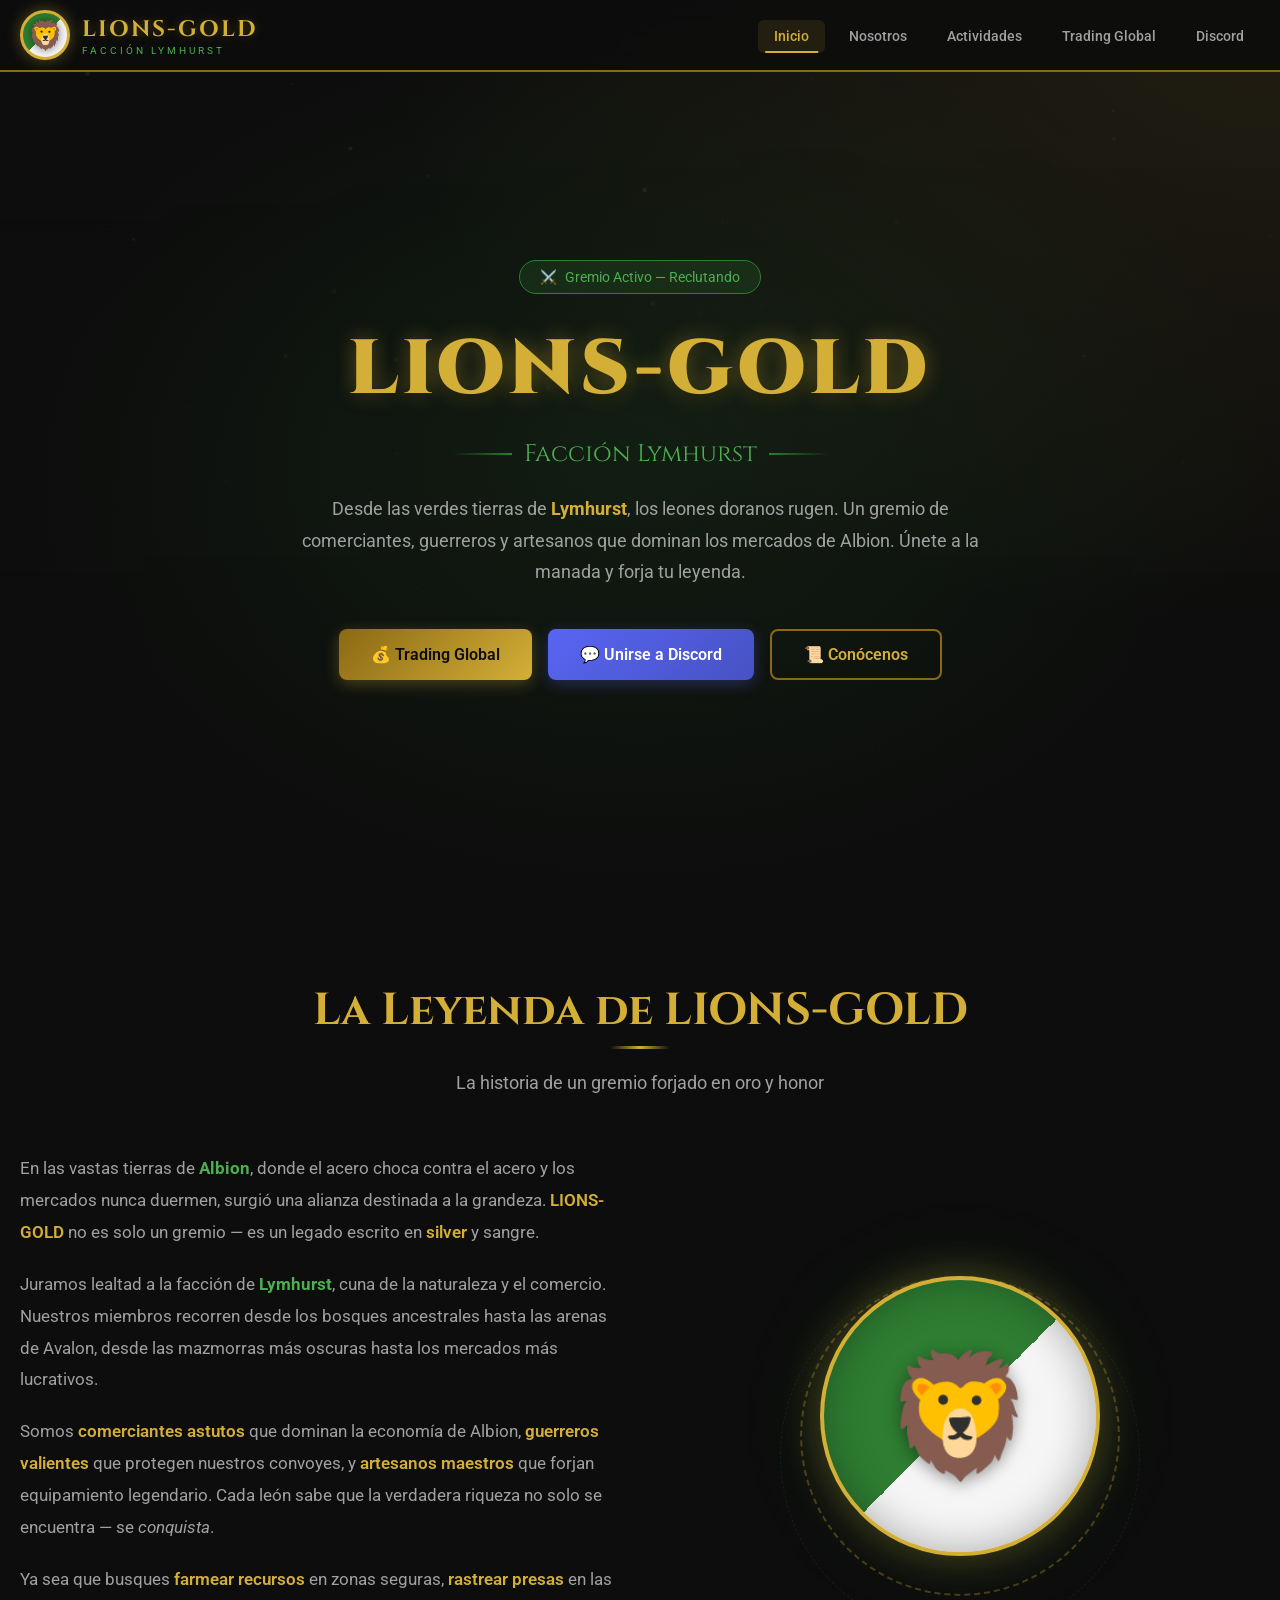
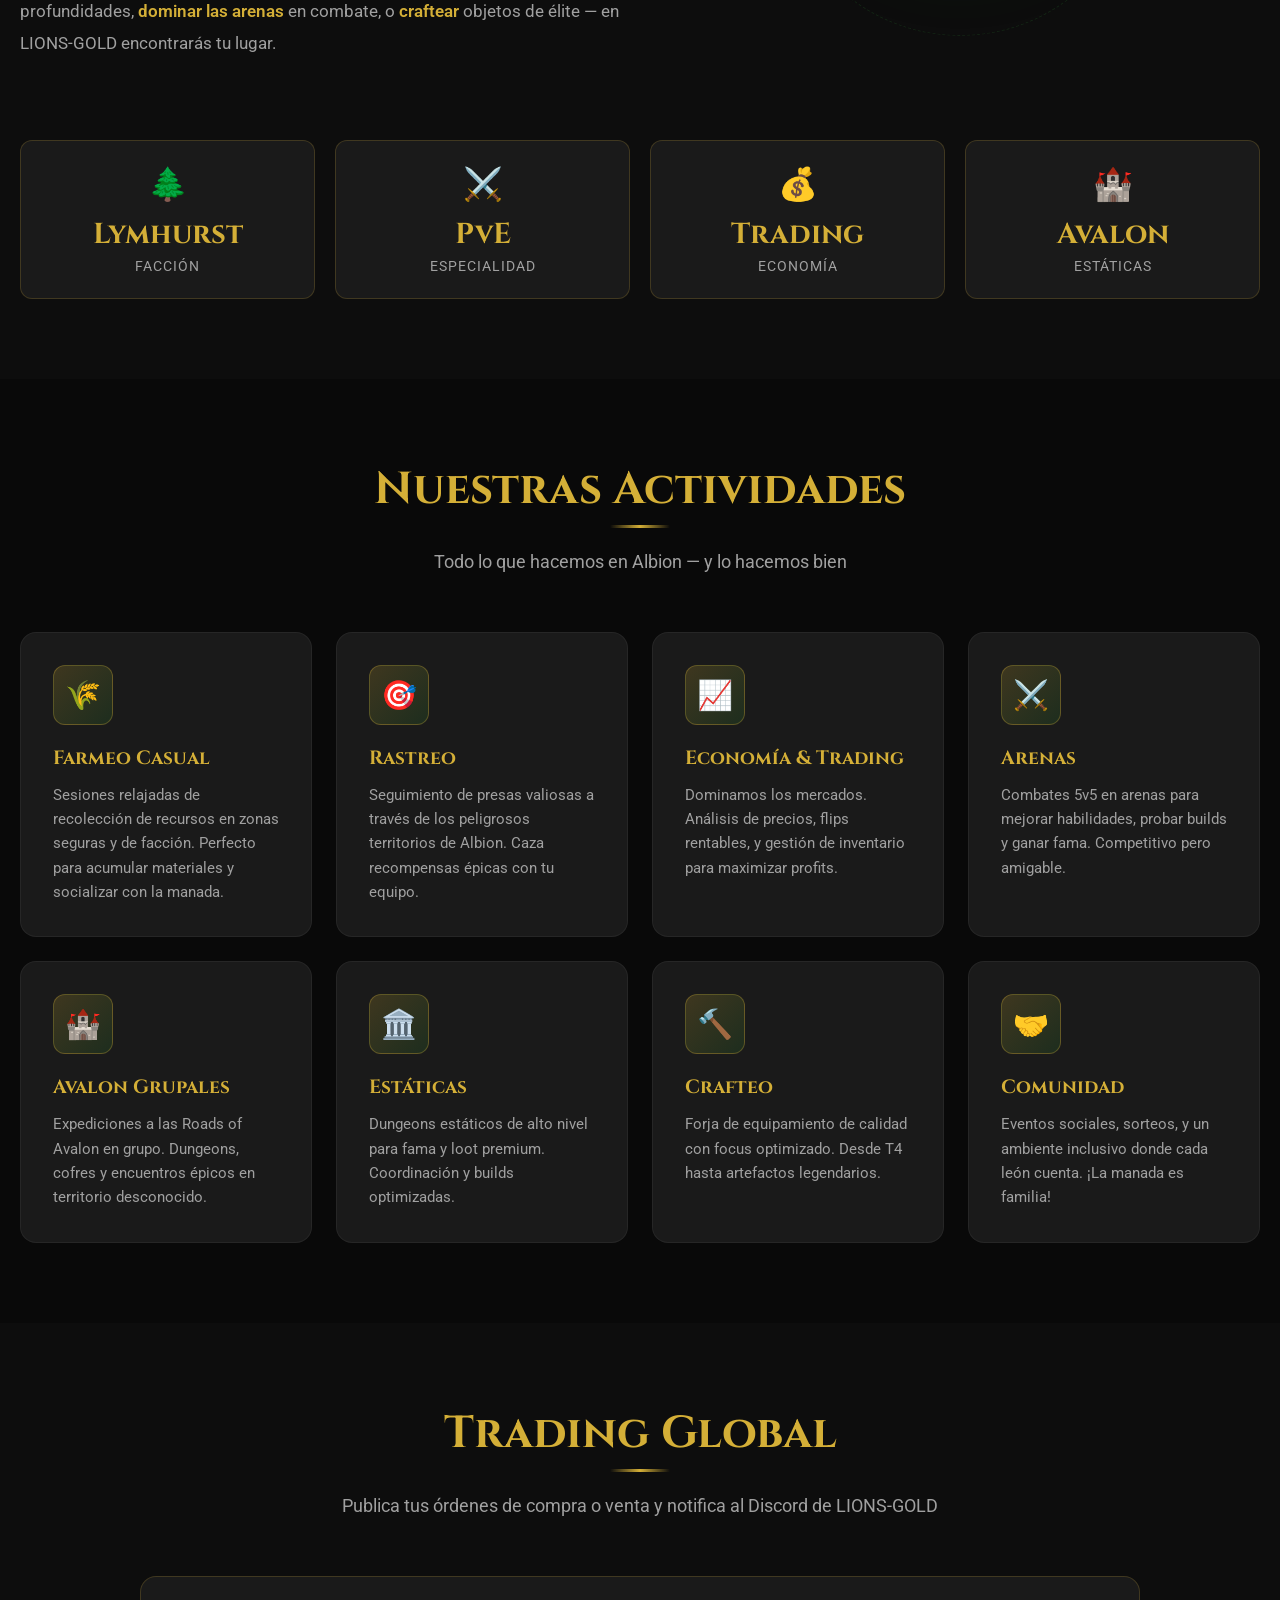
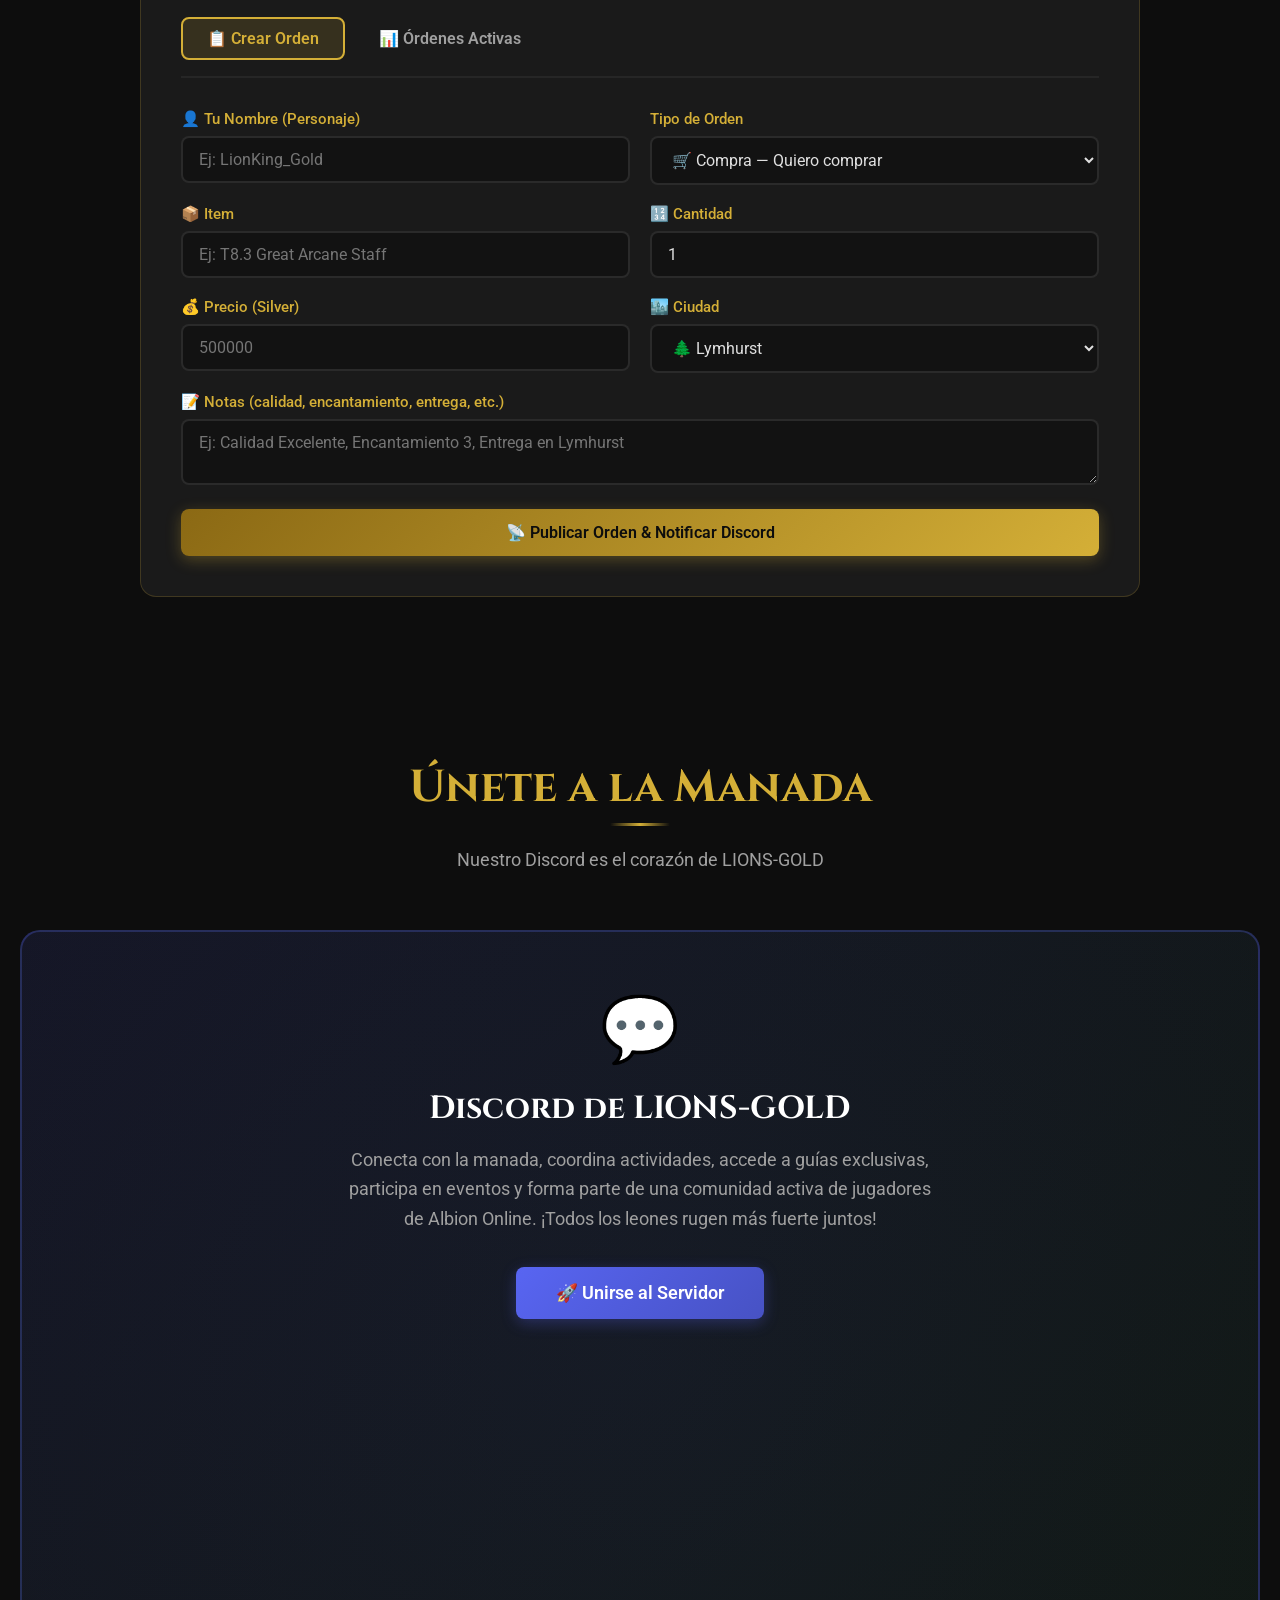
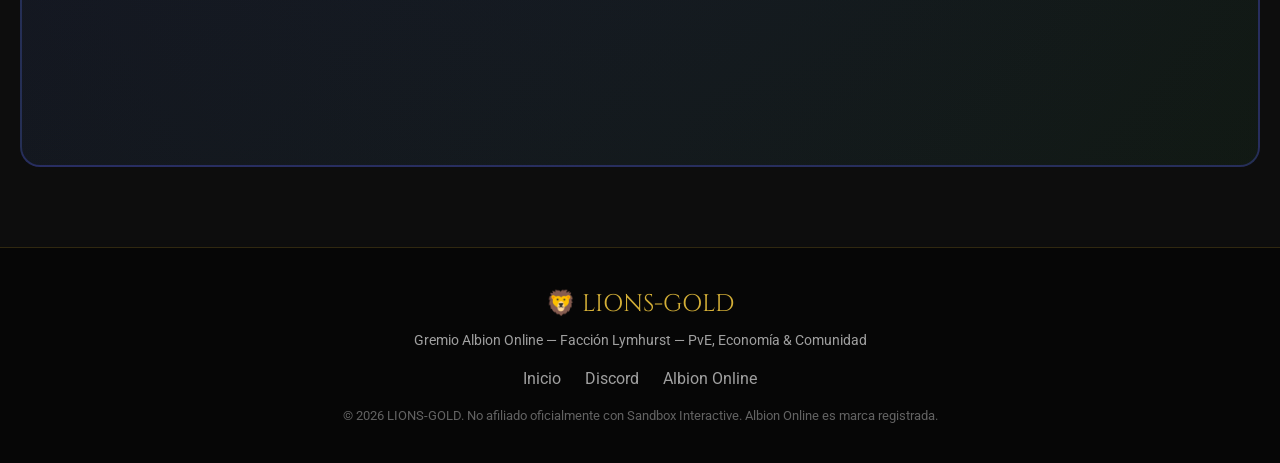
<file: index.html>
<!DOCTYPE html>
<html lang="es">
<head>
    <meta charset="UTF-8">
    <meta name="viewport" content="width=device-width, initial-scale=1.0">
    <title>LIONS-GOLD | Gremio Albion Online - Facción Lymhurst</title>
    <link rel="preconnect" href="https://fonts.googleapis.com">
    <link href="https://fonts.googleapis.com/css2?family=Cinzel:wght@400;600;700;900&family=Roboto:wght@300;400;500;700&display=swap" rel="stylesheet">
    <style>
        :root {
            --gold: #D4AF37;
            --gold-light: #F0D878;
            --gold-dark: #8B6914;
            --lymhurst-green: #2E7D32;
            --lymhurst-green-light: #4CAF50;
            --lymhurst-green-dark: #1B5E20;
            --white: #F5F5F5;
            --dark: #0D0D0D;
            --dark-card: #1A1A1A;
            --dark-card-hover: #252525;
            --text-primary: #E0E0E0;
            --text-secondary: #A0A0A0;
            --danger: #C62828;
            --success: #2E7D32;
            --warning: #F9A825;
        }

        * { margin: 0; padding: 0; box-sizing: border-box; }

        body {
            font-family: 'Roboto', sans-serif;
            background: var(--dark);
            color: var(--text-primary);
            overflow-x: hidden;
            min-height: 100vh;
        }

        #particles-canvas {
            position: fixed; top: 0; left: 0; width: 100%; height: 100%;
            z-index: 0; pointer-events: none;
        }

        ::-webkit-scrollbar { width: 8px; }
        ::-webkit-scrollbar-track { background: var(--dark); }
        ::-webkit-scrollbar-thumb { background: var(--gold-dark); border-radius: 4px; }
        ::-webkit-scrollbar-thumb:hover { background: var(--gold); }

        .navbar {
            position: fixed; top: 0; left: 0; right: 0; z-index: 1000;
            background: rgba(13, 13, 13, 0.95); backdrop-filter: blur(10px);
            border-bottom: 2px solid var(--gold-dark); padding: 0 20px;
            transition: all 0.3s ease;
        }
        .nav-container {
            max-width: 1400px; margin: 0 auto;
            display: flex; align-items: center; justify-content: space-between; height: 70px;
        }
        .logo-section { display: flex; align-items: center; gap: 12px; }
        .logo-emblem {
            width: 50px; height: 50px; border-radius: 50%;
            background: linear-gradient(135deg, var(--lymhurst-green) 50%, var(--white) 50%);
            display: flex; align-items: center; justify-content: center;
            border: 3px solid var(--gold); box-shadow: 0 0 15px rgba(212, 175, 55, 0.4);
            position: relative; overflow: hidden;
        }
        .logo-emblem::before { content: "🦁"; font-size: 28px; filter: drop-shadow(0 0 4px rgba(0,0,0,0.5)); }
        .logo-text {
            font-family: 'Cinzel', serif; font-size: 1.4rem; font-weight: 700;
            color: var(--gold); text-shadow: 0 0 10px rgba(212, 175, 55, 0.3); letter-spacing: 2px;
        }
        .logo-sub { font-size: 0.65rem; color: var(--lymhurst-green-light); letter-spacing: 3px; text-transform: uppercase; }

        .nav-links { display: flex; gap: 8px; list-style: none; }
        .nav-links a {
            color: var(--text-secondary); text-decoration: none; padding: 8px 16px;
            border-radius: 6px; font-size: 0.9rem; font-weight: 500;
            transition: all 0.3s ease; position: relative; overflow: hidden;
        }
        .nav-links a::before {
            content: ''; position: absolute; bottom: 0; left: 50%; width: 0; height: 2px;
            background: var(--gold); transition: all 0.3s ease; transform: translateX(-50%);
        }
        .nav-links a:hover, .nav-links a.active { color: var(--gold); background: rgba(212, 175, 55, 0.1); }
        .nav-links a:hover::before, .nav-links a.active::before { width: 80%; }

        .mobile-menu-btn {
            display: none; background: none; border: none; color: var(--gold);
            font-size: 1.5rem; cursor: pointer; padding: 8px;
        }

        .hero {
            position: relative; min-height: 100vh;
            display: flex; align-items: center; justify-content: center;
            text-align: center; padding: 100px 20px 60px; overflow: hidden;
        }
        .hero-bg {
            position: absolute; top: 0; left: 0; right: 0; bottom: 0;
            background:
                radial-gradient(ellipse at center, rgba(46, 125, 50, 0.15) 0%, transparent 70%),
                radial-gradient(ellipse at top right, rgba(212, 175, 55, 0.1) 0%, transparent 50%),
                linear-gradient(180deg, rgba(13,13,13,0.8) 0%, var(--dark) 100%);
            z-index: 1;
        }
        .hero-content { position: relative; z-index: 2; max-width: 900px; }
        .hero-badge {
            display: inline-flex; align-items: center; gap: 8px;
            background: rgba(46, 125, 50, 0.2); border: 1px solid var(--lymhurst-green);
            padding: 8px 20px; border-radius: 50px; font-size: 0.85rem;
            color: var(--lymhurst-green-light); margin-bottom: 24px;
            animation: fadeInDown 1s ease;
        }
        .hero-badge::before { content: "⚔️"; }
        .hero h1 {
            font-family: 'Cinzel', serif; font-size: clamp(2.5rem, 6vw, 5rem);
            font-weight: 900; color: var(--gold);
            text-shadow: 0 0 20px rgba(212, 175, 55, 0.4), 0 4px 8px rgba(0,0,0,0.5);
            margin-bottom: 16px; animation: fadeInUp 1s ease 0.2s both; letter-spacing: 4px;
        }
        .hero-faction {
            font-family: 'Cinzel', serif; font-size: clamp(1rem, 2.5vw, 1.5rem);
            color: var(--lymhurst-green-light); margin-bottom: 24px;
            animation: fadeInUp 1s ease 0.4s both;
            display: flex; align-items: center; justify-content: center; gap: 12px;
        }
        .hero-faction::before, .hero-faction::after {
            content: ""; display: block; width: 60px; height: 2px;
            background: linear-gradient(90deg, transparent, var(--lymhurst-green));
        }
        .hero-faction::after { background: linear-gradient(90deg, var(--lymhurst-green), transparent); }
        .hero-description {
            font-size: 1.1rem; line-height: 1.8; color: var(--text-secondary);
            max-width: 700px; margin: 0 auto 40px; animation: fadeInUp 1s ease 0.6s both;
        }
        .hero-buttons {
            display: flex; gap: 16px; justify-content: center; flex-wrap: wrap;
            animation: fadeInUp 1s ease 0.8s both;
        }

        .btn {
            display: inline-flex; align-items: center; gap: 8px;
            padding: 14px 32px; border-radius: 8px; font-size: 1rem;
            font-weight: 600; text-decoration: none; cursor: pointer;
            transition: all 0.3s ease; border: none; font-family: 'Roboto', sans-serif;
        }
        .btn-primary {
            background: linear-gradient(135deg, var(--gold-dark), var(--gold));
            color: var(--dark); box-shadow: 0 4px 15px rgba(212, 175, 55, 0.3);
        }
        .btn-primary:hover { transform: translateY(-2px); box-shadow: 0 6px 25px rgba(212, 175, 55, 0.5); }
        .btn-secondary {
            background: transparent; color: var(--gold); border: 2px solid var(--gold-dark);
        }
        .btn-secondary:hover { background: rgba(212, 175, 55, 0.1); border-color: var(--gold); }
        .btn-discord {
            background: linear-gradient(135deg, #5865F2, #4752C4);
            color: white; box-shadow: 0 4px 15px rgba(88, 101, 242, 0.3);
        }
        .btn-discord:hover { transform: translateY(-2px); box-shadow: 0 6px 25px rgba(88, 101, 242, 0.5); }

        .section {
            position: relative; z-index: 2; padding: 80px 20px;
            max-width: 1400px; margin: 0 auto;
        }
        .section-header { text-align: center; margin-bottom: 60px; }
        .section-header h2 {
            font-family: 'Cinzel', serif; font-size: clamp(1.8rem, 4vw, 2.8rem);
            color: var(--gold); margin-bottom: 12px; position: relative; display: inline-block;
        }
        .section-header h2::after {
            content: ''; position: absolute; bottom: -8px; left: 50%; transform: translateX(-50%);
            width: 60px; height: 3px; background: linear-gradient(90deg, transparent, var(--gold), transparent);
        }
        .section-header p { color: var(--text-secondary); font-size: 1.1rem; margin-top: 20px; }

        .about-grid { display: grid; grid-template-columns: 1fr 1fr; gap: 40px; align-items: center; }
        .about-text { font-size: 1.05rem; line-height: 1.9; color: var(--text-secondary); }
        .about-text p { margin-bottom: 20px; }
        .about-text .highlight { color: var(--gold); font-weight: 600; }
        .about-text .faction-name { color: var(--lymhurst-green-light); font-weight: 700; }
        .about-visual { position: relative; display: flex; justify-content: center; }
        .emblem-large {
            width: 280px; height: 280px; border-radius: 50%;
            background: linear-gradient(135deg, var(--lymhurst-green) 50%, var(--white) 50%);
            display: flex; align-items: center; justify-content: center;
            border: 4px solid var(--gold);
            box-shadow: 0 0 40px rgba(212, 175, 55, 0.3), 0 0 80px rgba(46, 125, 50, 0.2), inset 0 0 40px rgba(0,0,0,0.3);
            position: relative; animation: float 6s ease-in-out infinite;
        }
        .emblem-large::before { content: "🦁"; font-size: 120px; filter: drop-shadow(0 4px 8px rgba(0,0,0,0.4)); }
        .emblem-ring {
            position: absolute; width: 320px; height: 320px;
            border: 2px dashed rgba(212, 175, 55, 0.3); border-radius: 50%;
            animation: spin 20s linear infinite;
        }
        .emblem-ring-2 {
            position: absolute; width: 360px; height: 360px;
            border: 1px dashed rgba(46, 125, 50, 0.2); border-radius: 50%;
            animation: spin 30s linear infinite reverse;
        }

        .stats-row { display: grid; grid-template-columns: repeat(4, 1fr); gap: 20px; margin-top: 60px; }
        .stat-card {
            background: var(--dark-card); border: 1px solid rgba(212, 175, 55, 0.2);
            border-radius: 12px; padding: 24px; text-align: center; transition: all 0.3s ease;
        }
        .stat-card:hover {
            transform: translateY(-5px); border-color: var(--gold);
            box-shadow: 0 10px 30px rgba(0,0,0,0.3);
        }
        .stat-icon { font-size: 2rem; margin-bottom: 12px; }
        .stat-value { font-family: 'Cinzel', serif; font-size: 1.8rem; color: var(--gold); font-weight: 700; }
        .stat-label { color: var(--text-secondary); font-size: 0.85rem; margin-top: 4px; text-transform: uppercase; letter-spacing: 1px; }

        .activities-grid { display: grid; grid-template-columns: repeat(auto-fit, minmax(280px, 1fr)); gap: 24px; }
        .activity-card {
            background: var(--dark-card); border: 1px solid rgba(255,255,255,0.05);
            border-radius: 16px; padding: 32px; transition: all 0.4s ease;
            position: relative; overflow: hidden;
        }
        .activity-card::before {
            content: ''; position: absolute; top: 0; left: 0; right: 0; height: 3px;
            background: linear-gradient(90deg, var(--gold), var(--lymhurst-green));
            transform: scaleX(0); transition: transform 0.4s ease;
        }
        .activity-card:hover::before { transform: scaleX(1); }
        .activity-card:hover {
            transform: translateY(-8px); border-color: rgba(212, 175, 55, 0.3);
            box-shadow: 0 20px 40px rgba(0,0,0,0.4);
        }
        .activity-icon {
            width: 60px; height: 60px;
            background: linear-gradient(135deg, rgba(212, 175, 55, 0.2), rgba(46, 125, 50, 0.2));
            border-radius: 12px; display: flex; align-items: center; justify-content: center;
            font-size: 1.8rem; margin-bottom: 20px; border: 1px solid rgba(212, 175, 55, 0.3);
        }
        .activity-card h3 { font-family: 'Cinzel', serif; color: var(--gold); font-size: 1.2rem; margin-bottom: 12px; }
        .activity-card p { color: var(--text-secondary); font-size: 0.95rem; line-height: 1.6; }

        .trading-container {
            background: var(--dark-card); border: 1px solid rgba(212, 175, 55, 0.2);
            border-radius: 16px; padding: 40px; max-width: 1000px; margin: 0 auto;
        }
        .trading-tabs {
            display: flex; gap: 8px; margin-bottom: 32px;
            border-bottom: 2px solid rgba(255,255,255,0.05); padding-bottom: 16px;
        }
        .trading-tab {
            padding: 10px 24px; background: transparent; border: 2px solid transparent;
            color: var(--text-secondary); font-size: 1rem; font-weight: 600;
            cursor: pointer; border-radius: 8px; transition: all 0.3s ease;
            font-family: 'Roboto', sans-serif;
        }
        .trading-tab.active {
            background: rgba(212, 175, 55, 0.15); border-color: var(--gold); color: var(--gold);
        }
        .trading-tab:hover:not(.active) { background: rgba(255,255,255,0.05); color: var(--text-primary); }
        .trading-panel { display: none; }
        .trading-panel.active { display: block; animation: fadeIn 0.4s ease; }

        .form-group { margin-bottom: 20px; }
        .form-group label {
            display: block; margin-bottom: 8px; color: var(--gold);
            font-weight: 500; font-size: 0.95rem;
        }
        .form-group input, .form-group select, .form-group textarea {
            width: 100%; padding: 12px 16px; background: rgba(0,0,0,0.3);
            border: 2px solid rgba(255,255,255,0.1); border-radius: 8px;
            color: var(--text-primary); font-size: 1rem; font-family: 'Roboto', sans-serif;
            transition: all 0.3s ease;
        }
        .form-group input:focus, .form-group select:focus, .form-group textarea:focus {
            outline: none; border-color: var(--gold); box-shadow: 0 0 10px rgba(212, 175, 55, 0.2);
        }
        .form-row { display: grid; grid-template-columns: 1fr 1fr; gap: 20px; }

        .orders-list { margin-top: 32px; }
        .orders-list h3 { font-family: 'Cinzel', serif; color: var(--gold); margin-bottom: 20px; font-size: 1.3rem; }
        .order-card {
            background: rgba(0,0,0,0.2); border: 1px solid rgba(255,255,255,0.05);
            border-radius: 12px; padding: 20px; margin-bottom: 12px;
            display: grid; grid-template-columns: auto 1fr auto;
            gap: 16px; align-items: center; transition: all 0.3s ease;
        }
        .order-card:hover { border-color: rgba(212, 175, 55, 0.3); background: rgba(212, 175, 55, 0.05); }
        .order-type { padding: 6px 14px; border-radius: 6px; font-size: 0.8rem; font-weight: 700; text-transform: uppercase; }
        .order-type.buy { background: rgba(46, 125, 50, 0.3); color: var(--lymhurst-green-light); }
        .order-type.sell { background: rgba(212, 175, 55, 0.3); color: var(--gold-light); }
        .order-details h4 { color: var(--text-primary); font-size: 1rem; margin-bottom: 4px; }
        .order-details p { color: var(--text-secondary); font-size: 0.85rem; }
        .order-price { text-align: right; }
        .order-price .amount { font-family: 'Cinzel', serif; font-size: 1.3rem; color: var(--gold); font-weight: 700; }
        .order-price .label { font-size: 0.8rem; color: var(--text-secondary); }

        .empty-state { text-align: center; padding: 60px 20px; color: var(--text-secondary); }
        .empty-state-icon { font-size: 4rem; margin-bottom: 16px; opacity: 0.5; }

        .discord-section {
            background: linear-gradient(135deg, rgba(88, 101, 242, 0.1), rgba(46, 125, 50, 0.1));
            border: 2px solid rgba(88, 101, 242, 0.3); border-radius: 20px;
            padding: 60px 40px; text-align: center; position: relative; overflow: hidden;
        }
        .discord-section::before {
            content: ''; position: absolute; top: -50%; left: -50%;
            width: 200%; height: 200%;
            background: radial-gradient(circle, rgba(88, 101, 242, 0.05) 0%, transparent 70%);
            animation: pulse 4s ease-in-out infinite;
        }
        .discord-content { position: relative; z-index: 1; }
        .discord-icon { font-size: 4rem; margin-bottom: 20px; }
        .discord-section h2 { font-family: 'Cinzel', serif; color: #fff; font-size: 2rem; margin-bottom: 16px; }
        .discord-section p { color: var(--text-secondary); font-size: 1.1rem; max-width: 600px; margin: 0 auto 32px; line-height: 1.7; }
        .discord-widget { margin-top: 32px; border-radius: 12px; overflow: hidden; max-width: 500px; margin-left: auto; margin-right: auto; }

        .footer {
            background: rgba(0,0,0,0.5); border-top: 1px solid rgba(212, 175, 55, 0.2);
            padding: 40px 20px; text-align: center; position: relative; z-index: 2;
        }
        .footer-logo { font-family: 'Cinzel', serif; font-size: 1.5rem; color: var(--gold); margin-bottom: 12px; }
        .footer p { color: var(--text-secondary); font-size: 0.9rem; }
        .footer-links { display: flex; justify-content: center; gap: 24px; margin-top: 20px; }
        .footer-links a { color: var(--text-secondary); text-decoration: none; transition: color 0.3s ease; }
        .footer-links a:hover { color: var(--gold); }

        @keyframes fadeIn { from { opacity: 0; } to { opacity: 1; } }
        @keyframes fadeInUp { from { opacity: 0; transform: translateY(30px); } to { opacity: 1; transform: translateY(0); } }
        @keyframes fadeInDown { from { opacity: 0; transform: translateY(-30px); } to { opacity: 1; transform: translateY(0); } }
        @keyframes float { 0%, 100% { transform: translateY(0); } 50% { transform: translateY(-20px); } }
        @keyframes spin { from { transform: rotate(0deg); } to { transform: rotate(360deg); } }
        @keyframes pulse { 0%, 100% { transform: scale(1); opacity: 0.5; } 50% { transform: scale(1.1); opacity: 0.8; } }

        @media (max-width: 1024px) {
            .about-grid { grid-template-columns: 1fr; text-align: center; }
            .stats-row { grid-template-columns: repeat(2, 1fr); }
        }
        @media (max-width: 768px) {
            .nav-links {
                display: none; position: absolute; top: 70px; left: 0; right: 0;
                background: rgba(13, 13, 13, 0.98); flex-direction: column;
                padding: 20px; gap: 4px; border-bottom: 2px solid var(--gold-dark);
            }
            .nav-links.active { display: flex; }
            .mobile-menu-btn { display: block; }
            .hero h1 { font-size: 2.2rem; }
            .form-row { grid-template-columns: 1fr; }
            .order-card { grid-template-columns: 1fr; text-align: center; }
            .stats-row { grid-template-columns: 1fr 1fr; gap: 12px; }
            .trading-container { padding: 24px 16px; }
            .section { padding: 60px 16px; }
            .emblem-large { width: 200px; height: 200px; }
            .emblem-large::before { font-size: 80px; }
        }
        @media (max-width: 480px) {
            .hero-buttons { flex-direction: column; width: 100%; }
            .btn { width: 100%; justify-content: center; }
            .stats-row { grid-template-columns: 1fr; }
        }

        .toast-container {
            position: fixed; top: 90px; right: 20px; z-index: 9999;
            display: flex; flex-direction: column; gap: 10px;
        }
        .toast {
            padding: 16px 24px; border-radius: 10px; color: white; font-weight: 500;
            box-shadow: 0 4px 20px rgba(0,0,0,0.4); animation: slideInRight 0.3s ease;
            max-width: 350px; display: flex; align-items: center; gap: 12px;
        }
        .toast.success { background: linear-gradient(135deg, var(--lymhurst-green), var(--lymhurst-green-dark)); border: 1px solid var(--lymhurst-green-light); }
        .toast.error { background: linear-gradient(135deg, var(--danger), #8B0000); border: 1px solid #ef5350; }
        .toast.info { background: linear-gradient(135deg, #1976D2, #0D47A1); border: 1px solid #42A5F5; }
        @keyframes slideInRight { from { transform: translateX(100%); opacity: 0; } to { transform: translateX(0); opacity: 1; } }
        @keyframes slideOutRight { from { transform: translateX(0); opacity: 1; } to { transform: translateX(100%); opacity: 0; } }

        .spinner { width: 20px; height: 20px; border: 2px solid rgba(255,255,255,0.3); border-top-color: white; border-radius: 50%; animation: spin 0.8s linear infinite; display: inline-block; }
        .reveal { opacity: 0; transform: translateY(30px); transition: all 0.8s ease; }
        .reveal.visible { opacity: 1; transform: translateY(0); }
    </style>
</head>
<body>
    <canvas id="particles-canvas"></canvas>
    <div class="toast-container" id="toastContainer"></div>

    <nav class="navbar">
        <div class="nav-container">
            <div class="logo-section">
                <div class="logo-emblem"></div>
                <div>
                    <div class="logo-text">LIONS-GOLD</div>
                    <div class="logo-sub">Facción Lymhurst</div>
                </div>
            </div>
            <button class="mobile-menu-btn" onclick="toggleMobileMenu()">☰</button>
            <ul class="nav-links" id="navLinks">
                <li><a href="#home" class="active" onclick="setActive(this)">Inicio</a></li>
                <li><a href="#about" onclick="setActive(this)">Nosotros</a></li>
                <li><a href="#activities" onclick="setActive(this)">Actividades</a></li>
                <li><a href="#trading" onclick="setActive(this)">Trading Global</a></li>
                <li><a href="#discord" onclick="setActive(this)">Discord</a></li>
            </ul>
        </div>
    </nav>

    <section class="hero" id="home">
        <div class="hero-bg"></div>
        <div class="hero-content">
            <div class="hero-badge">Gremio Activo — Reclutando</div>
            <h1>LIONS-GOLD</h1>
            <div class="hero-faction">Facción Lymhurst</div>
            <p class="hero-description">
                Desde las verdes tierras de <strong style="color: var(--gold);">Lymhurst</strong>, los leones doranos rugen.
                Un gremio de comerciantes, guerreros y artesanos que dominan los mercados de Albion.
                Únete a la manada y forja tu leyenda.
            </p>
            <div class="hero-buttons">
                <a href="#trading" class="btn btn-primary">💰 Trading Global</a>
                <a href="https://discord.gg/qx8xk7HGu" target="_blank" class="btn btn-discord">💬 Unirse a Discord</a>
                <a href="#about" class="btn btn-secondary">📜 Conócenos</a>
            </div>
        </div>
    </section>

    <section class="section" id="about">
        <div class="section-header reveal">
            <h2>La Leyenda de LIONS-GOLD</h2>
            <p>La historia de un gremio forjado en oro y honor</p>
        </div>
        <div class="about-grid">
            <div class="about-text reveal">
                <p>
                    En las vastas tierras de <span class="faction-name">Albion</span>, donde el acero choca contra el acero
                    y los mercados nunca duermen, surgió una alianza destinada a la grandeza.
                    <span class="highlight">LIONS-GOLD</span> no es solo un gremio — es un legado escrito en
                    <span class="highlight">silver</span> y sangre.
                </p>
                <p>
                    Juramos lealtad a la facción de <span class="faction-name">Lymhurst</span>, cuna de la naturaleza
                    y el comercio. Nuestros miembros recorren desde los bosques ancestrales hasta las arenas de Avalon,
                    desde las mazmorras más oscuras hasta los mercados más lucrativos.
                </p>
                <p>
                    Somos <span class="highlight">comerciantes astutos</span> que dominan la economía de Albion,
                    <span class="highlight">guerreros valientes</span> que protegen nuestros convoyes,
                    y <span class="highlight">artesanos maestros</span> que forjan equipamiento legendario.
                    Cada león sabe que la verdadera riqueza no solo se encuentra — se <em>conquista</em>.
                </p>
                <p>
                    Ya sea que busques <span class="highlight">farmear recursos</span> en zonas seguras,
                    <span class="highlight">rastrear presas</span> en las profundidades,
                    <span class="highlight">dominar las arenas</span> en combate,
                    o <span class="highlight">craftear</span> objetos de élite — en LIONS-GOLD encontrarás tu lugar.
                </p>
            </div>
            <div class="about-visual reveal">
                <div class="emblem-ring"></div>
                <div class="emblem-ring-2"></div>
                <div class="emblem-large"></div>
            </div>
        </div>
        <div class="stats-row reveal">
            <div class="stat-card"><div class="stat-icon">🌲</div><div class="stat-value">Lymhurst</div><div class="stat-label">Facción</div></div>
            <div class="stat-card"><div class="stat-icon">⚔️</div><div class="stat-value">PvE</div><div class="stat-label">Especialidad</div></div>
            <div class="stat-card"><div class="stat-icon">💰</div><div class="stat-value">Trading</div><div class="stat-label">Economía</div></div>
            <div class="stat-card"><div class="stat-icon">🏰</div><div class="stat-value">Avalon</div><div class="stat-label">Estáticas</div></div>
        </div>
    </section>

    <section class="section" id="activities" style="background: rgba(0,0,0,0.3);">
        <div class="section-header reveal">
            <h2>Nuestras Actividades</h2>
            <p>Todo lo que hacemos en Albion — y lo hacemos bien</p>
        </div>
        <div class="activities-grid">
            <div class="activity-card reveal"><div class="activity-icon">🌾</div><h3>Farmeo Casual</h3><p>Sesiones relajadas de recolección de recursos en zonas seguras y de facción. Perfecto para acumular materiales y socializar con la manada.</p></div>
            <div class="activity-card reveal"><div class="activity-icon">🎯</div><h3>Rastreo</h3><p>Seguimiento de presas valiosas a través de los peligrosos territorios de Albion. Caza recompensas épicas con tu equipo.</p></div>
            <div class="activity-card reveal"><div class="activity-icon">📈</div><h3>Economía & Trading</h3><p>Dominamos los mercados. Análisis de precios, flips rentables, y gestión de inventario para maximizar profits.</p></div>
            <div class="activity-card reveal"><div class="activity-icon">⚔️</div><h3>Arenas</h3><p>Combates 5v5 en arenas para mejorar habilidades, probar builds y ganar fama. Competitivo pero amigable.</p></div>
            <div class="activity-card reveal"><div class="activity-icon">🏰</div><h3>Avalon Grupales</h3><p>Expediciones a las Roads of Avalon en grupo. Dungeons, cofres y encuentros épicos en territorio desconocido.</p></div>
            <div class="activity-card reveal"><div class="activity-icon">🏛️</div><h3>Estáticas</h3><p>Dungeons estáticos de alto nivel para fama y loot premium. Coordinación y builds optimizadas.</p></div>
            <div class="activity-card reveal"><div class="activity-icon">🔨</div><h3>Crafteo</h3><p>Forja de equipamiento de calidad con focus optimizado. Desde T4 hasta artefactos legendarios.</p></div>
            <div class="activity-card reveal"><div class="activity-icon">🤝</div><h3>Comunidad</h3><p>Eventos sociales, sorteos, y un ambiente inclusivo donde cada león cuenta. ¡La manada es familia!</p></div>
        </div>
    </section>

    <section class="section" id="trading">
        <div class="section-header reveal">
            <h2>Trading Global</h2>
            <p>Publica tus órdenes de compra o venta y notifica al Discord de LIONS-GOLD</p>
        </div>
        <div class="trading-container reveal">
            <div class="trading-tabs">
                <button class="trading-tab active" onclick="switchTab('create')">📋 Crear Orden</button>
                <button class="trading-tab" onclick="switchTab('orders')">📊 Órdenes Activas</button>
            </div>

            <div class="trading-panel active" id="panel-create">
                <div class="form-row">
                    <div class="form-group">
                        <label>👤 Tu Nombre (Personaje)</label>
                        <input type="text" id="playerName" placeholder="Ej: LionKing_Gold" autocomplete="off">
                    </div>
                    <div class="form-group">
                        <label>Tipo de Orden</label>
                        <select id="orderType">
                            <option value="buy">🛒 Compra — Quiero comprar</option>
                            <option value="sell">💰 Venta — Quiero vender</option>
                        </select>
                    </div>
                </div>
                <div class="form-row">
                    <div class="form-group">
                        <label>📦 Item</label>
                        <input type="text" id="itemName" placeholder="Ej: T8.3 Great Arcane Staff">
                    </div>
                    <div class="form-group">
                        <label>🔢 Cantidad</label>
                        <input type="number" id="itemQuantity" placeholder="1" min="1" value="1">
                    </div>
                </div>
                <div class="form-row">
                    <div class="form-group">
                        <label>💰 Precio (Silver)</label>
                        <input type="number" id="itemPrice" placeholder="500000" min="1">
                    </div>
                    <div class="form-group">
                        <label>🏙️ Ciudad</label>
                        <select id="itemCity">
                            <option value="Lymhurst">🌲 Lymhurst</option>
                            <option value="Bridgewatch">🏜️ Bridgewatch</option>
                            <option value="Fort Sterling">❄️ Fort Sterling</option>
                            <option value="Martlock">⛰️ Martlock</option>
                            <option value="Thetford">🌫️ Thetford</option>
                            <option value="Caerleon">🌑 Caerleon</option>
                            <option value="Brecilien">🧚 Brecilien</option>
                        </select>
                    </div>
                </div>
                <div class="form-group">
                    <label>📝 Notas (calidad, encantamiento, entrega, etc.)</label>
                    <textarea id="orderNotes" rows="2" placeholder="Ej: Calidad Excelente, Encantamiento 3, Entrega en Lymhurst"></textarea>
                </div>
                <button class="btn btn-primary" style="width: 100%; justify-content: center;" onclick="submitOrder()">
                    📡 Publicar Orden & Notificar Discord
                </button>
            </div>

            <div class="trading-panel" id="panel-orders">
                <div class="orders-list">
                    <h3>📋 Órdenes Activas</h3>
                    <div id="ordersList">
                        <div class="empty-state">
                            <div class="empty-state-icon">📭</div>
                            <h4 style="color: var(--text-primary); margin-bottom: 8px;">No hay órdenes activas</h4>
                            <p>Sé el primero en publicar una orden de compra o venta.</p>
                        </div>
                    </div>
                </div>
            </div>
        </div>
    </section>

    <section class="section" id="discord">
        <div class="section-header reveal">
            <h2>Únete a la Manada</h2>
            <p>Nuestro Discord es el corazón de LIONS-GOLD</p>
        </div>
        <div class="discord-section reveal">
            <div class="discord-content">
                <div class="discord-icon">💬</div>
                <h2>Discord de LIONS-GOLD</h2>
                <p>
                    Conecta con la manada, coordina actividades, accede a guías exclusivas,
                    participa en eventos y forma parte de una comunidad activa de jugadores de Albion Online.
                    ¡Todos los leones rugen más fuerte juntos!
                </p>
                <a href="https://discord.gg/qx8xk7HGu" target="_blank" class="btn btn-discord" style="font-size: 1.1rem; padding: 16px 40px;">
                    🚀 Unirse al Servidor
                </a>
                <div class="discord-widget">
                    <iframe
                        src="https://discord.com/widget?id=1524464756340162731&theme=dark"
                        width="100%"
                        height="350"
                        allowtransparency="true"
                        frameborder="0"
                        sandbox="allow-popups allow-popups-to-escape-sandbox allow-same-origin allow-scripts">
                    </iframe>
                </div>
            </div>
        </div>
    </section>

    <footer class="footer">
        <div class="footer-logo">🦁 LIONS-GOLD</div>
        <p>Gremio Albion Online — Facción Lymhurst — PvE, Economía & Comunidad</p>
        <div class="footer-links">
            <a href="#home">Inicio</a>
            <a href="https://discord.gg/qx8xk7HGu" target="_blank">Discord</a>
            <a href="https://albiononline.com" target="_blank">Albion Online</a>
        </div>
        <p style="margin-top: 20px; font-size: 0.8rem; opacity: 0.6;">
            © 2026 LIONS-GOLD. No afiliado oficialmente con Sandbox Interactive. Albion Online es marca registrada.
        </p>
    </footer>

    <script>
        // ===== PARTICLES SYSTEM =====
        const canvas = document.getElementById('particles-canvas');
        const ctx = canvas.getContext('2d');
        let particles = [];
        let mouseX = 0, mouseY = 0;

        function resizeCanvas() {
            canvas.width = window.innerWidth;
            canvas.height = window.innerHeight;
        }
        resizeCanvas();
        window.addEventListener('resize', resizeCanvas);
        window.addEventListener('mousemove', (e) => { mouseX = e.clientX; mouseY = e.clientY; });

        class Particle {
            constructor() { this.reset(); }
            reset() {
                this.x = Math.random() * canvas.width;
                this.y = Math.random() * canvas.height;
                this.size = Math.random() * 2 + 0.5;
                this.speedX = (Math.random() - 0.5) * 0.5;
                this.speedY = (Math.random() - 0.5) * 0.5;
                this.opacity = Math.random() * 0.5 + 0.1;
                this.color = Math.random() > 0.5 ? '212, 175, 55' : '46, 125, 50';
            }
            update() {
                this.x += this.speedX;
                this.y += this.speedY;
                const dx = mouseX - this.x;
                const dy = mouseY - this.y;
                const dist = Math.sqrt(dx * dx + dy * dy);
                if (dist < 100) { this.x -= dx * 0.01; this.y -= dy * 0.01; }
                if (this.x < 0 || this.x > canvas.width || this.y < 0 || this.y > canvas.height) this.reset();
            }
            draw() {
                ctx.beginPath();
                ctx.arc(this.x, this.y, this.size, 0, Math.PI * 2);
                ctx.fillStyle = `rgba(${this.color}, ${this.opacity})`;
                ctx.fill();
            }
        }

        for (let i = 0; i < 80; i++) particles.push(new Particle());

        function animateParticles() {
            ctx.clearRect(0, 0, canvas.width, canvas.height);
            particles.forEach(p => { p.update(); p.draw(); });
            for (let i = 0; i < particles.length; i++) {
                for (let j = i + 1; j < particles.length; j++) {
                    const dx = particles[i].x - particles[j].x;
                    const dy = particles[i].y - particles[j].y;
                    const dist = Math.sqrt(dx * dx + dy * dy);
                    if (dist < 120) {
                        ctx.beginPath();
                        ctx.moveTo(particles[i].x, particles[i].y);
                        ctx.lineTo(particles[j].x, particles[j].y);
                        ctx.strokeStyle = `rgba(212, 175, 55, ${0.1 * (1 - dist / 120)})`;
                        ctx.lineWidth = 0.5;
                        ctx.stroke();
                    }
                }
            }
            requestAnimationFrame(animateParticles);
        }
        animateParticles();

        // ===== MOBILE MENU =====
        function toggleMobileMenu() {
            document.getElementById('navLinks').classList.toggle('active');
        }
        function setActive(element) {
            document.querySelectorAll('.nav-links a').forEach(a => a.classList.remove('active'));
            element.classList.add('active');
            document.getElementById('navLinks').classList.remove('active');
        }

        // ===== SMOOTH SCROLL =====
        document.querySelectorAll('a[href^="#"]').forEach(anchor => {
            anchor.addEventListener('click', function(e) {
                e.preventDefault();
                const target = document.querySelector(this.getAttribute('href'));
                if (target) target.scrollIntoView({ behavior: 'smooth', block: 'start' });
            });
        });

        // ===== SCROLL REVEAL =====
        const revealElements = document.querySelectorAll('.reveal');
        const revealObserver = new IntersectionObserver((entries) => {
            entries.forEach(entry => { if (entry.isIntersecting) entry.target.classList.add('visible'); });
        }, { threshold: 0.1 });
        revealElements.forEach(el => revealObserver.observe(el));

        // ===== NAVBAR SCROLL EFFECT =====
        window.addEventListener('scroll', () => {
            const navbar = document.querySelector('.navbar');
            if (window.scrollY > 50) {
                navbar.style.background = 'rgba(13, 13, 13, 0.98)';
                navbar.style.boxShadow = '0 4px 20px rgba(0,0,0,0.5)';
            } else {
                navbar.style.background = 'rgba(13, 13, 13, 0.95)';
                navbar.style.boxShadow = 'none';
            }
        });

        // ===== TOAST NOTIFICATIONS =====
        function showToast(message, type = 'info') {
            const container = document.getElementById('toastContainer');
            const toast = document.createElement('div');
            toast.className = `toast ${type}`;
            const icons = { success: '✅', error: '❌', info: 'ℹ️' };
            toast.innerHTML = `<span>${icons[type]}</span><span>${message}</span>`;
            container.appendChild(toast);
            setTimeout(() => {
                toast.style.animation = 'slideOutRight 0.3s ease forwards';
                setTimeout(() => toast.remove(), 300);
            }, 4000);
        }

        // ===== TRADING TABS =====
        function switchTab(tab) {
            document.querySelectorAll('.trading-tab').forEach(t => t.classList.remove('active'));
            document.querySelectorAll('.trading-panel').forEach(p => p.classList.remove('active'));
            event.target.classList.add('active');
            document.getElementById(`panel-${tab}`).classList.add('active');
        }

        // ===== WEBHOOK DECRYPTION (XOR + Reverse + Base64) =====
        function decryptWebhook() {
            const key = "LIONS-GOLD-LIONS-GOLD-LYMHURST";

            // Parte 1: URL base (reversed + base64)
            const baseEncoded = "L3Nrb29oYmV3L2lwYS9tb2MuZHJvY3NpZC8vOnNwdHRo";
            const baseReversed = atob(baseEncoded);
            const base = baseReversed.split('').reverse().join('');

            // Parte 2: ID (XOR con clave)
            const idHex = "7d7c7d7a671b737879721e78797e78611a747e";
            let id = "";
            for (let i = 0; i < idHex.length; i += 2) {
                const byte = parseInt(idHex.substr(i, 2), 16);
                id += String.fromCharCode(byte ^ key.charCodeAt((i/2) % key.length));
            }

            // Parte 3: Token (XOR con clave)
            const tokenHex = "193b2a1f394e297600237a2a7929271941312078147919120b0e07633a3f00160b171619267d39304238642121061f70773c0c55056815213c193415351b2420297c187f";
            let token = "";
            for (let i = 0; i < tokenHex.length; i += 2) {
                const byte = parseInt(tokenHex.substr(i, 2), 16);
                token += String.fromCharCode(byte ^ key.charCodeAt((i/2) % key.length));
            }

            return base + id + "/" + token;
        }

        // ===== ORDER MANAGEMENT =====
        let orders = JSON.parse(localStorage.getItem('lionsgold_orders') || '[]');

        function renderOrders() {
            const container = document.getElementById('ordersList');
            if (orders.length === 0) {
                container.innerHTML = `
                    <div class="empty-state">
                        <div class="empty-state-icon">📭</div>
                        <h4 style="color: var(--text-primary); margin-bottom: 8px;">No hay órdenes activas</h4>
                        <p>Sé el primero en publicar una orden de compra o venta.</p>
                    </div>`;
                return;
            }
            container.innerHTML = orders.map(order => `
                <div class="order-card">
                    <span class="order-type ${order.type}">${order.type === 'buy' ? 'COMPRA' : 'VENTA'}</span>
                    <div class="order-details">
                        <h4>${order.itemName}</h4>
                        <p>Cantidad: ${order.quantity} | Por: ${order.playerName} | Ciudad: ${order.city}</p>
                        ${order.notes ? `<p style="font-style: italic; margin-top: 4px;">📝 ${order.notes}</p>` : ''}
                    </div>
                    <div class="order-price">
                        <div class="amount">${parseInt(order.price).toLocaleString()}</div>
                        <div class="label">silver</div>
                    </div>
                </div>
            `).join('');
        }

        async function sendToDiscord(order) {
            const webhookUrl = decryptWebhook();
            if (!webhookUrl) { console.warn('Webhook no disponible'); return false; }

            const typeEmoji = order.type === 'buy' ? '🛒' : '💰';
            const typeText = order.type === 'buy' ? 'COMPRA' : 'VENTA';
            const color = order.type === 'buy' ? 3066993 : 15844367;
            const cityEmoji = {
                'Lymhurst': '🌲', 'Bridgewatch': '🏜️', 'Fort Sterling': '❄️',
                'Martlock': '⛰️', 'Thetford': '🌫️', 'Caerleon': '🌑', 'Brecilien': '🧚'
            }[order.city] || '🏙️';

            const embed = {
                title: `${typeEmoji} Nueva Orden de ${typeText}`,
                color: color,
                fields: [
                    { name: '📦 Item', value: order.itemName, inline: true },
                    { name: '🔢 Cantidad', value: String(order.quantity), inline: true },
                    { name: '💰 Precio', value: `${parseInt(order.price).toLocaleString()} silver`, inline: true },
                    { name: '🏙️ Ciudad', value: `${cityEmoji} ${order.city}`, inline: true },
                    { name: '👤 Jugador', value: order.playerName, inline: true },
                    { name: '🕐 Fecha', value: new Date().toLocaleString('es-ES'), inline: true }
                ],
                footer: { text: '🦁 LIONS-GOLD Trading Global | Facción Lymhurst' },
                timestamp: new Date().toISOString()
            };
            if (order.notes) embed.fields.push({ name: '📝 Notas', value: order.notes, inline: false });

            try {
                const response = await fetch(webhookUrl, {
                    method: 'POST',
                    headers: { 'Content-Type': 'application/json' },
                    body: JSON.stringify({ embeds: [embed] })
                });
                return response.ok;
            } catch (e) {
                console.error('Discord webhook error:', e);
                return false;
            }
        }

        async function submitOrder() {
            const playerName = document.getElementById('playerName').value.trim();
            const type = document.getElementById('orderType').value;
            const itemName = document.getElementById('itemName').value.trim();
            const quantity = document.getElementById('itemQuantity').value;
            const price = document.getElementById('itemPrice').value;
            const city = document.getElementById('itemCity').value;
            const notes = document.getElementById('orderNotes').value.trim();

            if (!playerName) { showToast('Ingresa tu nombre de personaje', 'error'); return; }
            if (!itemName) { showToast('Ingresa el nombre del item', 'error'); return; }
            if (!quantity || quantity < 1) { showToast('Ingresa una cantidad válida', 'error'); return; }
            if (!price || price < 1) { showToast('Ingresa un precio válido', 'error'); return; }

            const order = {
                id: Date.now(),
                type, itemName,
                quantity: parseInt(quantity),
                price: parseInt(price),
                city,
                notes,
                playerName,
                timestamp: new Date().toISOString()
            };

            showToast('Enviando orden a Discord...', 'info');
            const discordSent = await sendToDiscord(order);

            orders.unshift(order);
            localStorage.setItem('lionsgold_orders', JSON.stringify(orders));

            if (discordSent) showToast('✅ Orden enviada a Discord correctamente', 'success');
            else showToast('⚠️ Orden guardada localmente (Discord no disponible)', 'info');

            // Reset form
            document.getElementById('itemName').value = '';
            document.getElementById('itemQuantity').value = '1';
            document.getElementById('itemPrice').value = '';
            document.getElementById('orderNotes').value = '';

            // Switch to orders tab
            document.querySelectorAll('.trading-tab').forEach(t => t.classList.remove('active'));
            document.querySelectorAll('.trading-panel').forEach(p => p.classList.remove('active'));
            document.querySelectorAll('.trading-tab')[1].classList.add('active');
            document.getElementById('panel-orders').classList.add('active');

            renderOrders();
        }

        renderOrders();

        // ===== ACTIVE NAV HIGHLIGHT ON SCROLL =====
        const sections = document.querySelectorAll('section[id]');
        window.addEventListener('scroll', () => {
            let current = '';
            sections.forEach(section => {
                const sectionTop = section.offsetTop - 100;
                if (window.scrollY >= sectionTop) current = section.getAttribute('id');
            });
            document.querySelectorAll('.nav-links a').forEach(link => {
                link.classList.remove('active');
                if (link.getAttribute('href') === `#${current}`) link.classList.add('active');
            });
        });
    </script>
</body>
</html>
</file>
